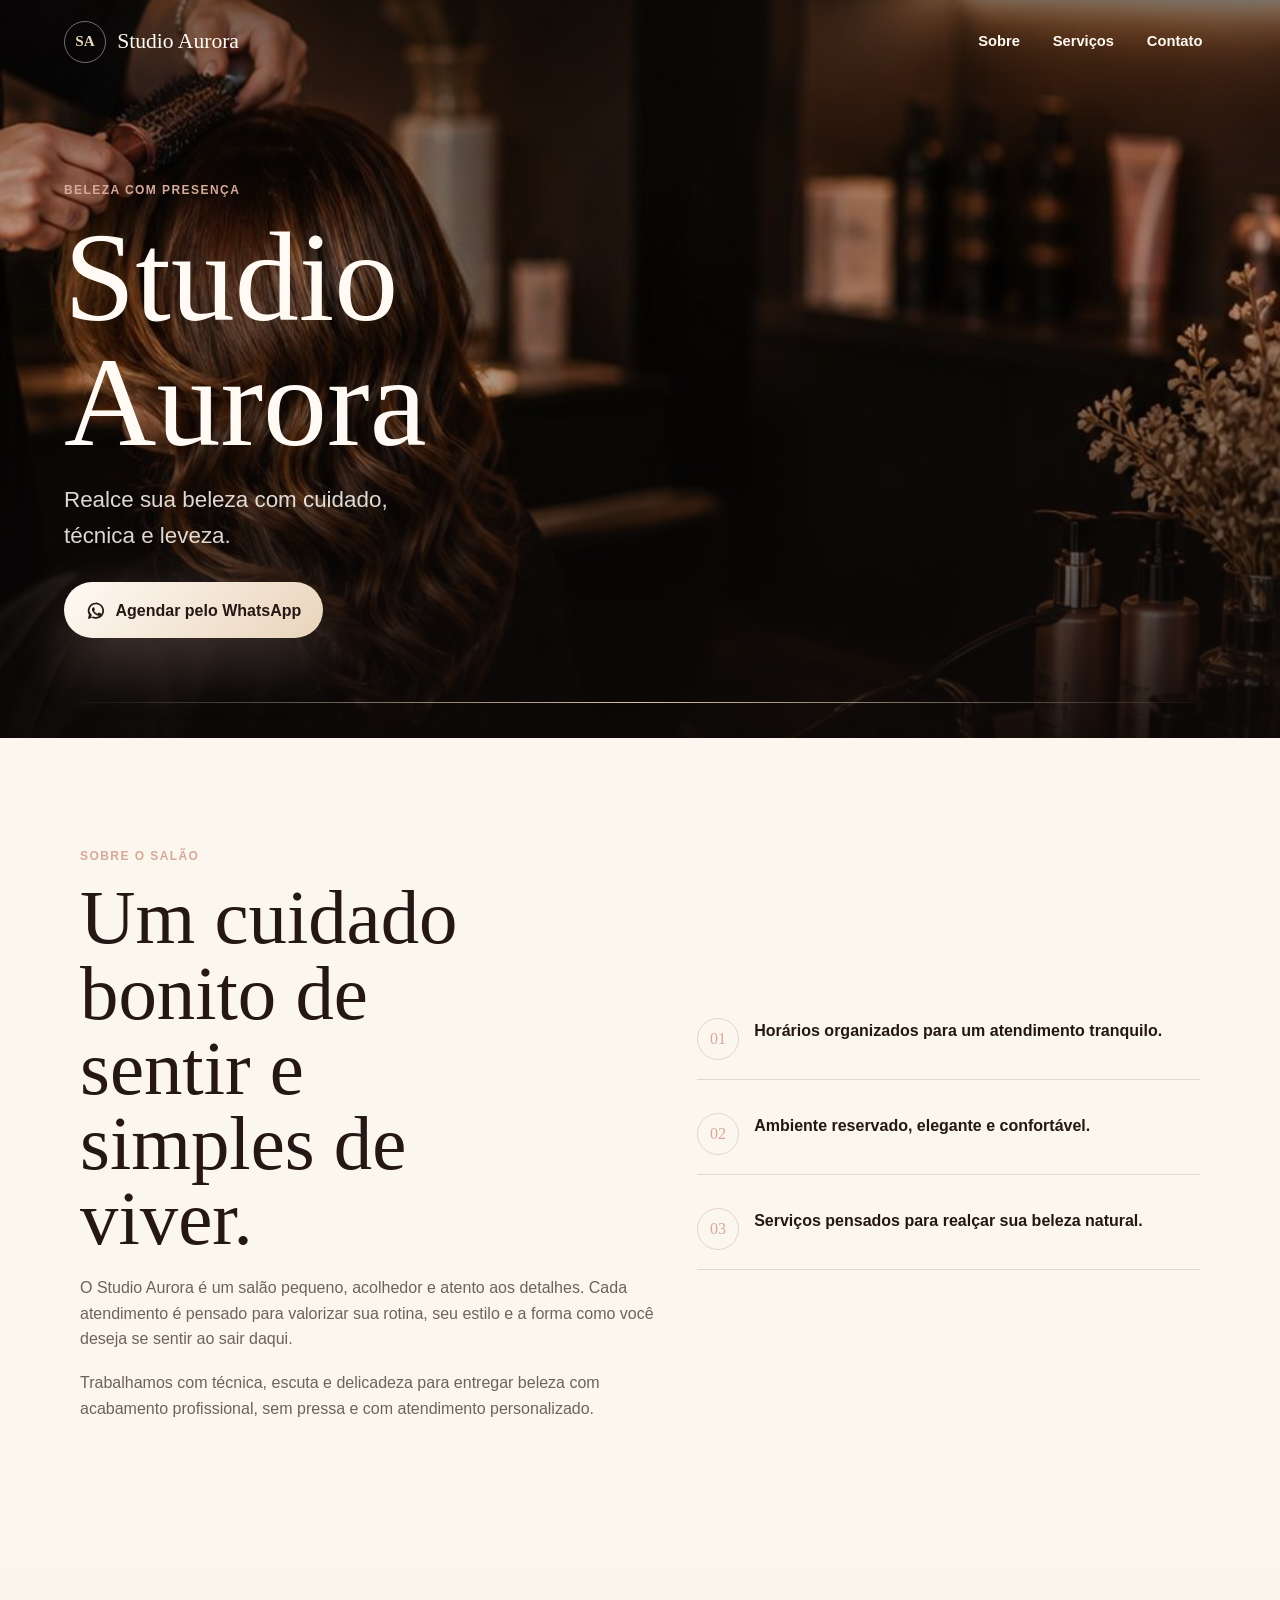
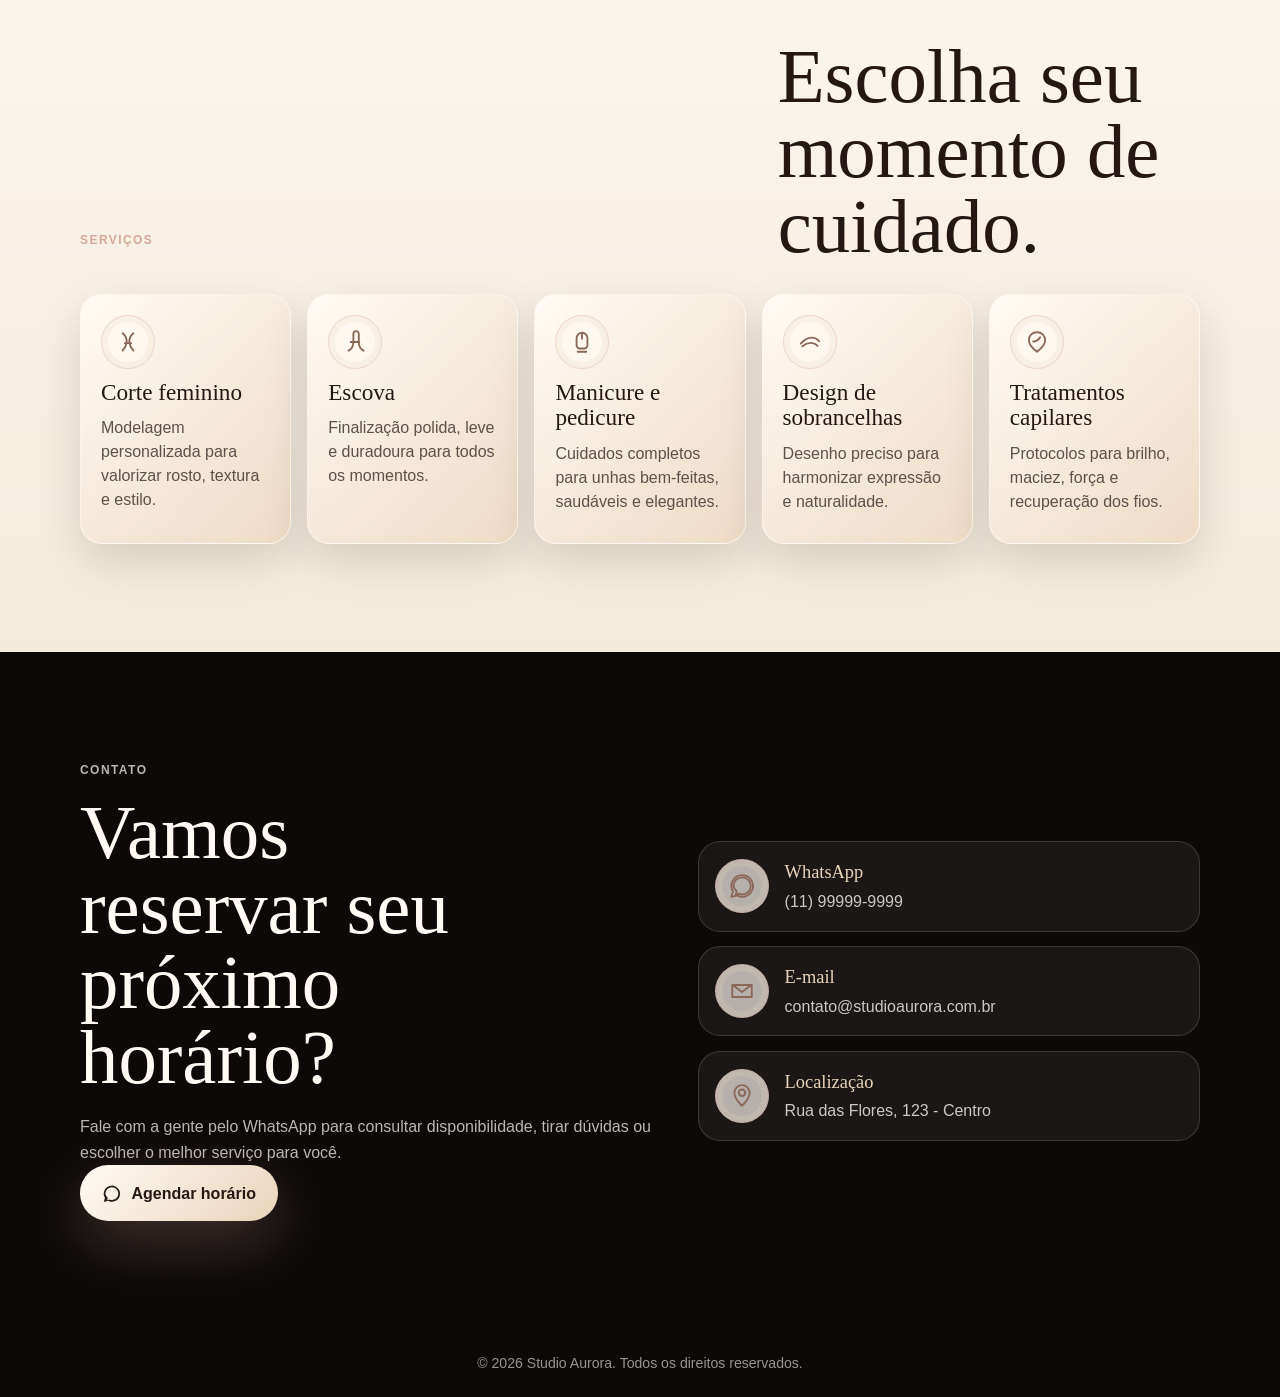
<file: index.html>
<!DOCTYPE html>
<html lang="pt-BR">
  <head>
    <meta charset="UTF-8" />
    <meta name="viewport" content="width=device-width, initial-scale=1.0" />
    <meta
      name="description"
      content="Studio Aurora, salão de beleza com atendimento acolhedor, serviços de cabelo, unhas e sobrancelhas em um ambiente moderno e elegante."
    />
    <title>Studio Aurora | Salão de Beleza</title>
    <link rel="icon" type="image/svg+xml" href="assets/favicon.svg" />
    <link rel="preload" href="assets/hero-salao.jpg" as="image" />
    <link rel="stylesheet" href="styles.css" />
  </head>
  <body>
    <header class="site-header" data-header>
      <a class="brand" href="#inicio" aria-label="Studio Aurora - início">
        <span class="brand-mark" aria-hidden="true">SA</span>
        <span class="brand-text">Studio Aurora</span>
      </a>

      <button
        class="menu-toggle"
        type="button"
        aria-label="Abrir menu"
        aria-controls="main-navigation"
        aria-expanded="false"
        data-menu-toggle
      >
        <span></span>
        <span></span>
      </button>

      <nav class="site-nav" id="main-navigation" data-nav aria-label="Menu principal">
        <a href="#sobre">Sobre</a>
        <a href="#servicos">Serviços</a>
        <a href="#contato">Contato</a>
      </nav>
    </header>

    <main>
      <section class="hero" id="inicio" aria-labelledby="hero-title">
        <div class="hero-content reveal is-visible">
          <p class="eyebrow">Beleza com presença</p>
          <h1 id="hero-title">Studio Aurora</h1>
          <p class="hero-copy">Realce sua beleza com cuidado, técnica e leveza.</p>
          <a
            class="button button-primary"
            href="https://wa.me/5511999999999?text=Ol%C3%A1%2C%20gostaria%20de%20agendar%20um%20hor%C3%A1rio%20no%20Studio%20Aurora."
            target="_blank"
            rel="noopener"
            aria-label="Agendar horário pelo WhatsApp"
          >
            <svg aria-hidden="true" viewBox="0 0 24 24">
              <path
                d="M12.04 2a9.86 9.86 0 0 0-8.42 14.96L2.25 22l5.18-1.36A9.94 9.94 0 1 0 12.04 2Zm.01 2a7.93 7.93 0 0 1 6.84 11.97 7.96 7.96 0 0 1-9.16 3.29l-.36-.14-3.08.81.82-3-.18-.39A7.85 7.85 0 0 1 4.1 12a7.94 7.94 0 0 1 7.95-8Zm-3.1 3.86c-.18 0-.47.07-.72.35-.25.27-.95.93-.95 2.26s.98 2.62 1.12 2.8c.14.18 1.9 3.03 4.72 4.13 2.34.92 2.82.74 3.33.69.51-.04 1.64-.67 1.87-1.31.23-.65.23-1.2.16-1.32-.07-.11-.25-.18-.53-.32-.28-.14-1.64-.81-1.89-.9-.26-.09-.44-.14-.63.14-.18.27-.72.9-.88 1.08-.16.18-.32.2-.6.07-.28-.14-1.18-.44-2.24-1.38-.83-.74-1.39-1.65-1.55-1.93-.16-.27-.02-.42.12-.56.13-.13.28-.32.42-.48.14-.16.18-.27.27-.46.09-.18.05-.35-.02-.49-.07-.14-.63-1.52-.86-2.08-.23-.54-.46-.47-.63-.48h-.53Z"
              />
            </svg>
            Agendar pelo WhatsApp
          </a>
        </div>
      </section>

      <section class="section about-section" id="sobre" aria-labelledby="about-title">
        <div class="section-inner about-grid">
          <div class="section-copy reveal">
            <p class="section-kicker">Sobre o salão</p>
            <h2 id="about-title">Um cuidado bonito de sentir e simples de viver.</h2>
            <p>
              O Studio Aurora é um salão pequeno, acolhedor e atento aos detalhes.
              Cada atendimento é pensado para valorizar sua rotina, seu estilo e
              a forma como você deseja se sentir ao sair daqui.
            </p>
            <p>
              Trabalhamos com técnica, escuta e delicadeza para entregar beleza
              com acabamento profissional, sem pressa e com atendimento
              personalizado.
            </p>
          </div>

          <div class="about-list reveal" aria-label="Diferenciais do Studio Aurora">
            <div>
              <span>01</span>
              <p>Horários organizados para um atendimento tranquilo.</p>
            </div>
            <div>
              <span>02</span>
              <p>Ambiente reservado, elegante e confortável.</p>
            </div>
            <div>
              <span>03</span>
              <p>Serviços pensados para realçar sua beleza natural.</p>
            </div>
          </div>
        </div>
      </section>

      <section class="section services-section" id="servicos" aria-labelledby="services-title">
        <div class="section-inner">
          <div class="section-heading reveal">
            <p class="section-kicker">Serviços</p>
            <h2 id="services-title">Escolha seu momento de cuidado.</h2>
          </div>

          <div class="services-grid">
            <article class="service-card reveal">
              <span class="service-icon" aria-hidden="true">
                <svg viewBox="0 0 24 24">
                  <path d="M7 4c3 2.4 4.1 5.2 3.7 8.6-.3 2.7-1.7 5.1-3.7 7.4M17 4c-3 2.4-4.1 5.2-3.7 8.6.3 2.7 1.7 5.1 3.7 7.4M9 13h6" />
                </svg>
              </span>
              <h3>Corte feminino</h3>
              <p>Modelagem personalizada para valorizar rosto, textura e estilo.</p>
            </article>

            <article class="service-card reveal">
              <span class="service-icon" aria-hidden="true">
                <svg viewBox="0 0 24 24">
                  <path d="M6 20c3-1.6 4.5-4.2 4.5-7.8V4.5a2.5 2.5 0 0 1 5 0v7.7c0 3.6 1.5 6.2 4.5 7.8M8 12h8" />
                </svg>
              </span>
              <h3>Escova</h3>
              <p>Finalização polida, leve e duradoura para todos os momentos.</p>
            </article>

            <article class="service-card reveal">
              <span class="service-icon" aria-hidden="true">
                <svg viewBox="0 0 24 24">
                  <path d="M8 21h8M10 18h4a3 3 0 0 0 3-3V8.5a5 5 0 0 0-10 0V15a3 3 0 0 0 3 3ZM12 4v5" />
                </svg>
              </span>
              <h3>Manicure e pedicure</h3>
              <p>Cuidados completos para unhas bem-feitas, saudáveis e elegantes.</p>
            </article>

            <article class="service-card reveal">
              <span class="service-icon" aria-hidden="true">
                <svg viewBox="0 0 24 24">
                  <path d="M3.5 13.5C6.8 9.9 10 8.1 13.3 8c2.9-.1 5.3 1 7.2 3.4M5 16c3.1-2.5 6.1-3.5 9-3 2 .3 3.7 1.1 5 2.6" />
                </svg>
              </span>
              <h3>Design de sobrancelhas</h3>
              <p>Desenho preciso para harmonizar expressão e naturalidade.</p>
            </article>

            <article class="service-card reveal">
              <span class="service-icon" aria-hidden="true">
                <svg viewBox="0 0 24 24">
                  <path d="M12 21c5-3.6 7.5-7.2 7.5-10.8A7.2 7.2 0 0 0 12 3a7.2 7.2 0 0 0-7.5 7.2C4.5 13.8 7 17.4 12 21ZM8.5 11.5c2.6.2 4.7-1.1 6.4-3.8" />
                </svg>
              </span>
              <h3>Tratamentos capilares</h3>
              <p>Protocolos para brilho, maciez, força e recuperação dos fios.</p>
            </article>
          </div>
        </div>
      </section>

      <section class="section contact-section" id="contato" aria-labelledby="contact-title">
        <div class="section-inner contact-grid">
          <div class="section-copy reveal">
            <p class="section-kicker">Contato</p>
            <h2 id="contact-title">Vamos reservar seu próximo horário?</h2>
            <p>
              Fale com a gente pelo WhatsApp para consultar disponibilidade,
              tirar dúvidas ou escolher o melhor serviço para você.
            </p>
            <a
              class="button button-primary"
              href="https://wa.me/5511999999999?text=Ol%C3%A1%2C%20quero%20agendar%20um%20hor%C3%A1rio%20no%20Studio%20Aurora."
              target="_blank"
              rel="noopener"
            >
              <svg aria-hidden="true" viewBox="0 0 24 24">
                <path
                  d="M12.04 2a9.86 9.86 0 0 0-8.42 14.96L2.25 22l5.18-1.36A9.94 9.94 0 1 0 12.04 2Zm.01 2a7.93 7.93 0 0 1 6.84 11.97 7.96 7.96 0 0 1-9.16 3.29l-.36-.14-3.08.81.82-3-.18-.39A7.85 7.85 0 0 1 4.1 12a7.94 7.94 0 0 1 7.95-8Z"
                />
              </svg>
              Agendar horário
            </a>
          </div>

          <address class="contact-list reveal">
            <a href="https://wa.me/5511999999999" target="_blank" rel="noopener">
              <span class="contact-icon" aria-hidden="true">
                <svg viewBox="0 0 24 24">
                  <path d="M12.04 2a9.86 9.86 0 0 0-8.42 14.96L2.25 22l5.18-1.36A9.94 9.94 0 1 0 12.04 2Zm.01 2a7.93 7.93 0 0 1 6.84 11.97 7.96 7.96 0 0 1-9.16 3.29l-.36-.14-3.08.81.82-3-.18-.39A7.85 7.85 0 0 1 4.1 12a7.94 7.94 0 0 1 7.95-8Z" />
                </svg>
              </span>
              <span>
                <strong>WhatsApp</strong>
                (11) 99999-9999
              </span>
            </a>
            <a href="mailto:contato@studioaurora.com.br">
              <span class="contact-icon" aria-hidden="true">
                <svg viewBox="0 0 24 24">
                  <path d="M3 6.5h18v11H3zM4 7l8 6 8-6" />
                </svg>
              </span>
              <span>
                <strong>E-mail</strong>
                contato@studioaurora.com.br
              </span>
            </a>
            <a href="https://maps.google.com/?q=Rua%20das%20Flores%2C%20123%20-%20Centro" target="_blank" rel="noopener">
              <span class="contact-icon" aria-hidden="true">
                <svg viewBox="0 0 24 24">
                  <path d="M12 21s7-6 7-12a7 7 0 1 0-14 0c0 6 7 12 7 12ZM12 12a3 3 0 1 0 0-6 3 3 0 0 0 0 6Z" />
                </svg>
              </span>
              <span>
                <strong>Localização</strong>
                Rua das Flores, 123 - Centro
              </span>
            </a>
          </address>
        </div>
      </section>
    </main>

    <footer class="site-footer">
      <p>© <span data-current-year></span> Studio Aurora. Todos os direitos reservados.</p>
    </footer>

    <script src="script.js"></script>
  </body>
</html>
</file>
<file: styles.css>
:root {
  --color-ink: #18110f;
  --color-espresso: #251714;
  --color-night: #0c0908;
  --color-cream: #fbf6ee;
  --color-champagne: #e9d4bb;
  --color-rose: #d6a99a;
  --color-sage: #8d9786;
  --color-muted: #6f625c;
  --color-white: #fffaf4;
  --color-line: rgba(91, 66, 54, 0.16);
  --shadow-soft: 0 18px 45px rgba(22, 13, 10, 0.14);
  --shadow-glow: 0 20px 60px rgba(214, 169, 154, 0.28);
  --radius-large: 28px;
  --radius-card: 22px;
  --radius-pill: 999px;
  --space-page: clamp(1.25rem, 5vw, 4.5rem);
  --container: 1120px;
  --font-sans: "Inter", "Segoe UI", Arial, sans-serif;
  --font-display: Georgia, "Times New Roman", serif;
}

* {
  box-sizing: border-box;
}

html {
  scroll-behavior: smooth;
}

body {
  margin: 0;
  background: var(--color-cream);
  color: var(--color-ink);
  font-family: var(--font-sans);
  line-height: 1.6;
  overflow-x: hidden;
  text-rendering: optimizeLegibility;
}

body.nav-open {
  overflow: hidden;
}

img,
svg {
  display: block;
}

a {
  color: inherit;
  text-decoration: none;
}

button,
a {
  -webkit-tap-highlight-color: transparent;
}

:focus-visible {
  outline: 3px solid rgba(141, 151, 134, 0.7);
  outline-offset: 4px;
}

.site-header {
  position: fixed;
  inset: 0 0 auto;
  z-index: 20;
  display: flex;
  align-items: center;
  justify-content: space-between;
  gap: 1rem;
  padding: 0.85rem var(--space-page);
  color: var(--color-white);
  transition: background 220ms ease, box-shadow 220ms ease, color 220ms ease;
}

.site-header.is-scrolled,
.site-header.is-open {
  background: rgba(20, 13, 11, 0.88);
  box-shadow: 0 16px 36px rgba(0, 0, 0, 0.18);
  backdrop-filter: blur(18px);
}

.brand {
  display: inline-flex;
  align-items: center;
  gap: 0.7rem;
  min-height: 48px;
  font-weight: 700;
}

.brand-mark {
  display: grid;
  width: 42px;
  height: 42px;
  place-items: center;
  border: 1px solid rgba(255, 250, 244, 0.42);
  border-radius: 50%;
  color: var(--color-champagne);
  font-family: var(--font-display);
  font-size: 0.95rem;
  letter-spacing: 0;
}

.brand-text {
  font-family: var(--font-display);
  font-size: clamp(1.05rem, 4vw, 1.35rem);
  font-weight: 500;
}

.menu-toggle {
  position: relative;
  z-index: 22;
  display: inline-flex;
  width: 48px;
  height: 48px;
  align-items: center;
  justify-content: center;
  border: 1px solid rgba(255, 250, 244, 0.35);
  border-radius: 50%;
  background: rgba(255, 250, 244, 0.08);
  color: var(--color-white);
  cursor: pointer;
}

.menu-toggle span {
  position: absolute;
  width: 18px;
  height: 2px;
  border-radius: var(--radius-pill);
  background: currentColor;
  transition: transform 180ms ease;
}

.menu-toggle span:first-child {
  transform: translateY(-4px);
}

.menu-toggle span:last-child {
  transform: translateY(4px);
}

.menu-toggle[aria-expanded="true"] span:first-child {
  transform: rotate(42deg);
}

.menu-toggle[aria-expanded="true"] span:last-child {
  transform: rotate(-42deg);
}

.site-nav {
  position: fixed;
  inset: 0;
  z-index: 21;
  display: flex;
  flex-direction: column;
  align-items: center;
  justify-content: center;
  gap: 1.35rem;
  background: rgba(12, 9, 8, 0.96);
  color: var(--color-white);
  font-family: var(--font-display);
  font-size: clamp(1.8rem, 9vw, 3rem);
  opacity: 0;
  pointer-events: none;
  transform: translateY(-8px);
  transition: opacity 220ms ease, transform 220ms ease;
}

.site-nav.is-open {
  opacity: 1;
  pointer-events: auto;
  transform: translateY(0);
}

.site-nav a {
  min-width: min(78vw, 330px);
  padding: 0.5rem 0;
  text-align: center;
}

.hero {
  position: relative;
  display: flex;
  min-height: 88svh;
  align-items: flex-end;
  padding: 7.5rem var(--space-page) 4.8rem;
  overflow: hidden;
  color: var(--color-white);
  background-image:
    linear-gradient(180deg, rgba(12, 9, 8, 0.54) 0%, rgba(12, 9, 8, 0.18) 38%, rgba(12, 9, 8, 0.91) 100%),
    url("assets/hero-salao.jpg");
  background-position: center;
  background-size: cover;
}

.hero::after {
  content: "";
  position: absolute;
  inset: auto var(--space-page) 2.2rem;
  height: 1px;
  background: linear-gradient(90deg, transparent, rgba(233, 212, 187, 0.92), transparent);
}

.hero-content {
  position: relative;
  z-index: 1;
  width: min(100%, 620px);
}

.eyebrow,
.section-kicker {
  margin: 0 0 0.9rem;
  color: var(--color-rose);
  font-size: 0.75rem;
  font-weight: 800;
  letter-spacing: 0.12em;
  text-transform: uppercase;
}

.hero h1,
.section h2 {
  margin: 0;
  font-family: var(--font-display);
  font-weight: 500;
  letter-spacing: 0;
  line-height: 0.98;
}

.hero h1 {
  max-width: 9ch;
  font-size: clamp(3.8rem, 19vw, 8rem);
}

.hero-copy {
  max-width: 18rem;
  margin: 1rem 0 1.8rem;
  color: rgba(255, 250, 244, 0.86);
  font-size: clamp(1.08rem, 4.8vw, 1.4rem);
}

.button {
  display: inline-flex;
  min-height: 56px;
  align-items: center;
  justify-content: center;
  gap: 0.65rem;
  border: 0;
  border-radius: var(--radius-pill);
  font-weight: 800;
  line-height: 1.2;
  transition: transform 180ms ease, box-shadow 180ms ease, background 180ms ease;
}

.button svg {
  width: 1.22rem;
  height: 1.22rem;
  fill: currentColor;
}

.button-primary {
  width: 100%;
  max-width: 340px;
  padding: 0.95rem 1.35rem;
  background: linear-gradient(135deg, var(--color-white), var(--color-champagne));
  color: var(--color-espresso);
  box-shadow: var(--shadow-glow);
}

.button:hover {
  transform: translateY(-2px);
}

.section {
  padding: 4.8rem var(--space-page);
}

.section-inner {
  width: min(100%, var(--container));
  margin-inline: auto;
}

.section h2 {
  max-width: 11ch;
  font-size: clamp(2.2rem, 10vw, 4.8rem);
  color: var(--color-espresso);
}

.section-copy p:not(.section-kicker),
.section-heading p:not(.section-kicker) {
  max-width: 40rem;
  margin: 1.15rem 0 0;
  color: var(--color-muted);
  font-size: 1rem;
}

.about-section {
  background: var(--color-cream);
}

.about-grid {
  display: grid;
  gap: 2rem;
}

.about-list {
  display: grid;
  gap: 0.85rem;
}

.about-list div {
  display: grid;
  grid-template-columns: auto 1fr;
  gap: 0.95rem;
  align-items: start;
  padding: 1.2rem 0;
  border-bottom: 1px solid var(--color-line);
}

.about-list span {
  display: grid;
  width: 42px;
  height: 42px;
  place-items: center;
  border: 1px solid rgba(214, 169, 154, 0.48);
  border-radius: 50%;
  color: var(--color-rose);
  font-family: var(--font-display);
}

.about-list p {
  margin: 0;
  color: var(--color-espresso);
  font-weight: 650;
}

.services-section {
  background:
    linear-gradient(180deg, rgba(251, 246, 238, 0) 0%, rgba(233, 212, 187, 0.34) 100%),
    var(--color-cream);
}

.section-heading {
  margin-bottom: 1.8rem;
}

.services-grid {
  display: grid;
  gap: 1rem;
}

.service-card {
  display: grid;
  gap: 0.7rem;
  min-height: 196px;
  padding: 1.25rem;
  border: 1px solid rgba(255, 250, 244, 0.74);
  border-radius: var(--radius-card);
  background: linear-gradient(135deg, rgba(255, 250, 244, 0.98), rgba(233, 212, 187, 0.72));
  box-shadow: var(--shadow-soft);
}

.service-icon,
.contact-icon {
  display: grid;
  width: 54px;
  height: 54px;
  place-items: center;
  border: 1px solid rgba(214, 169, 154, 0.44);
  border-radius: 50%;
  background: rgba(255, 250, 244, 0.68);
  color: #8a6758;
  box-shadow: inset 0 0 0 6px rgba(233, 212, 187, 0.22);
}

.service-icon svg,
.contact-icon svg {
  width: 26px;
  height: 26px;
  fill: none;
  stroke: currentColor;
  stroke-linecap: round;
  stroke-linejoin: round;
  stroke-width: 1.7;
}

.service-card h3 {
  margin: 0;
  color: var(--color-espresso);
  font-family: var(--font-display);
  font-size: 1.45rem;
  font-weight: 500;
  line-height: 1.1;
}

.service-card p {
  margin: 0;
  color: #5d514b;
  line-height: 1.5;
}

.contact-section {
  background: var(--color-night);
  color: var(--color-white);
}

.contact-section h2 {
  color: var(--color-white);
}

.contact-section .section-copy p {
  color: rgba(255, 250, 244, 0.72);
}

.contact-grid {
  display: grid;
  gap: 2.2rem;
}

.contact-list {
  display: grid;
  gap: 0.9rem;
  margin: 0;
  font-style: normal;
}

.contact-list a {
  display: grid;
  grid-template-columns: auto 1fr;
  gap: 0.95rem;
  align-items: center;
  min-height: 82px;
  padding: 1rem;
  border: 1px solid rgba(233, 212, 187, 0.18);
  border-radius: var(--radius-card);
  background: rgba(255, 250, 244, 0.06);
  transition: background 180ms ease, transform 180ms ease;
}

.contact-list a:hover {
  background: rgba(255, 250, 244, 0.1);
  transform: translateY(-2px);
}

.contact-list strong {
  display: block;
  margin-bottom: 0.08rem;
  color: var(--color-champagne);
  font-family: var(--font-display);
  font-size: 1.15rem;
  font-weight: 500;
}

.contact-list span:last-child {
  min-width: 0;
  overflow-wrap: anywhere;
  color: rgba(255, 250, 244, 0.78);
}

.site-footer {
  padding: 1.4rem var(--space-page);
  background: var(--color-night);
  color: rgba(255, 250, 244, 0.58);
  text-align: center;
}

.site-footer p {
  margin: 0;
  font-size: 0.88rem;
}

.reveal {
  opacity: 1;
  transform: translateY(0);
}

.js-ready .reveal {
  opacity: 0;
  transform: translateY(18px);
  transition: opacity 600ms ease, transform 600ms ease;
}

.js-ready .reveal.is-visible {
  opacity: 1;
  transform: translateY(0);
}

@media (prefers-reduced-motion: reduce) {
  *,
  *::before,
  *::after {
    scroll-behavior: auto !important;
    transition-duration: 0.01ms !important;
    animation-duration: 0.01ms !important;
    animation-iteration-count: 1 !important;
  }

  .reveal,
  .js-ready .reveal {
    opacity: 1;
    transform: none;
  }
}

@media (min-width: 680px) {
  .menu-toggle {
    display: none;
  }

  .site-nav {
    position: static;
    z-index: auto;
    flex-direction: row;
    gap: 0.35rem;
    background: transparent;
    font-family: var(--font-sans);
    font-size: 0.92rem;
    font-weight: 750;
    opacity: 1;
    pointer-events: auto;
    transform: none;
  }

  .site-nav a {
    min-width: auto;
    min-height: 44px;
    padding: 0.7rem 0.85rem;
    border-radius: var(--radius-pill);
  }

  .site-nav a:hover {
    background: rgba(255, 250, 244, 0.1);
  }

  .hero {
    min-height: 84svh;
    padding-bottom: 5.4rem;
    background-position: center 35%;
  }

  .button-primary {
    width: auto;
  }

  .hero-copy {
    max-width: 25rem;
  }

  .about-grid,
  .contact-grid {
    grid-template-columns: minmax(0, 1fr) minmax(280px, 0.86fr);
    align-items: center;
  }

  .services-grid {
    grid-template-columns: repeat(2, minmax(0, 1fr));
  }
}

@media (min-width: 980px) {
  .site-header {
    padding-block: 1.1rem;
  }

  .hero {
    min-height: 82svh;
    align-items: center;
    background-position: center;
  }

  .hero-content {
    margin-top: 3rem;
  }

  .section {
    padding-block: 6.8rem;
  }

  .section-heading {
    display: flex;
    align-items: end;
    justify-content: space-between;
    gap: 2rem;
  }

  .services-grid {
    grid-template-columns: repeat(5, minmax(0, 1fr));
  }

  .service-card {
    min-height: 250px;
    align-content: start;
  }
}
</file>
